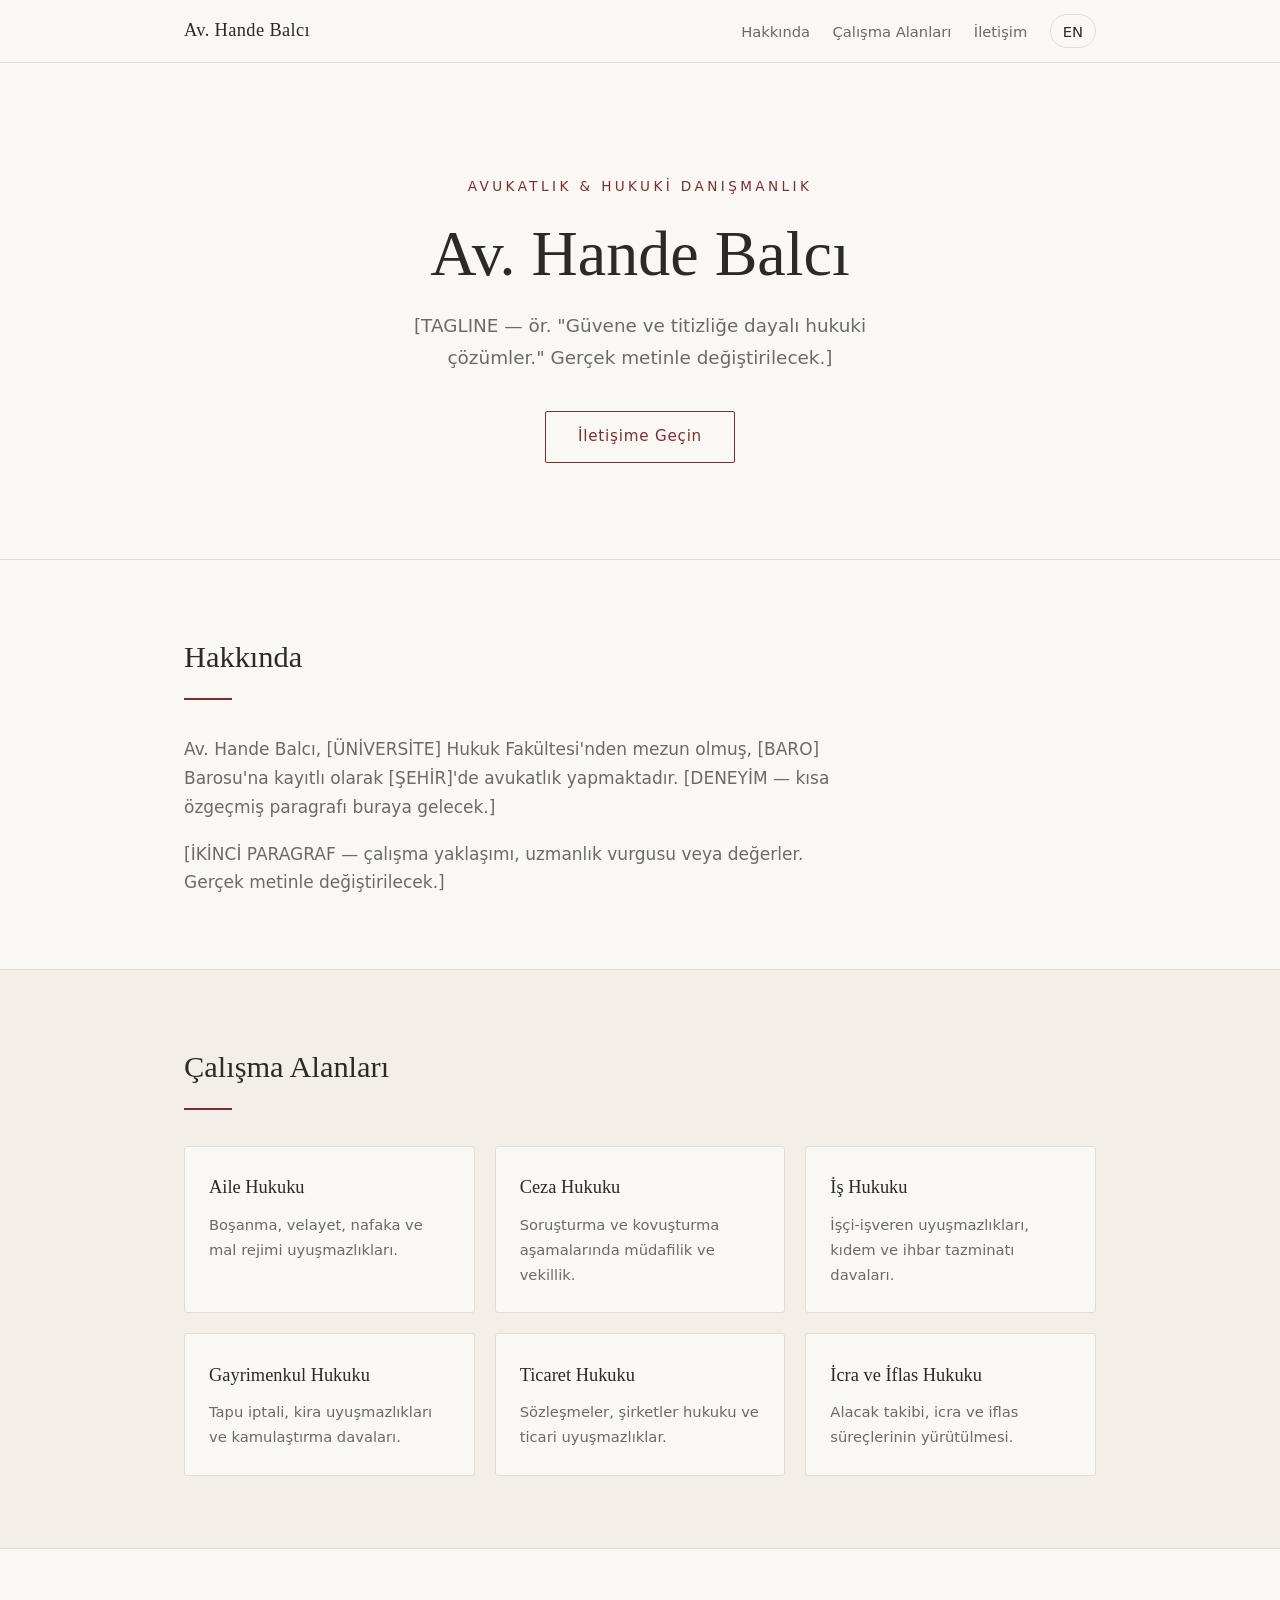
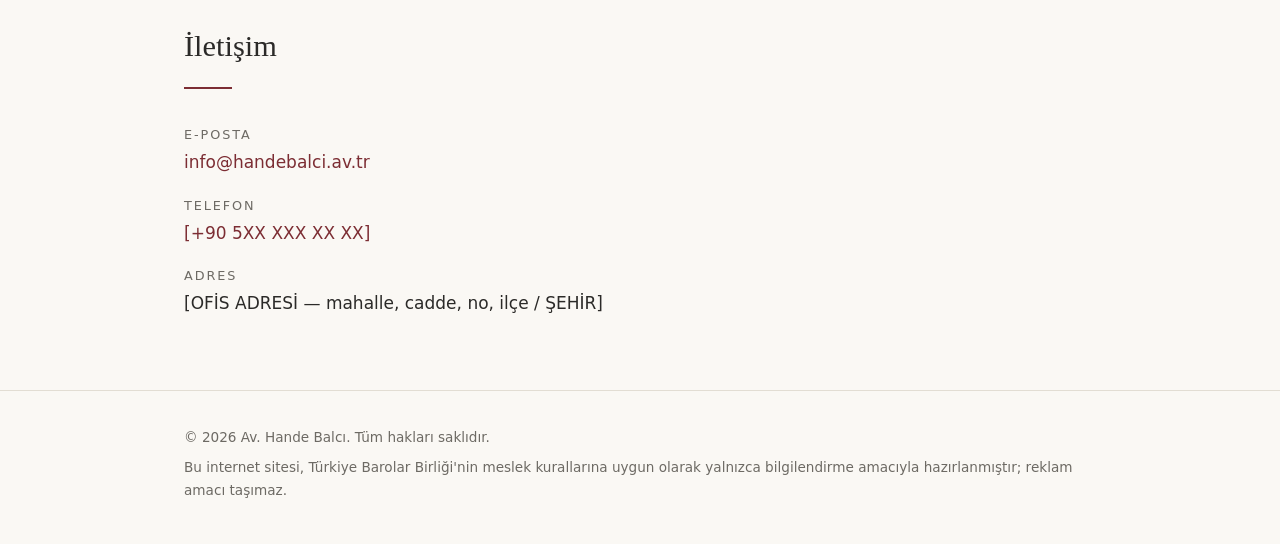
<file: index.html>
<!DOCTYPE html>
<html lang="tr">
<head>
  <meta charset="UTF-8">
  <meta name="viewport" content="width=device-width, initial-scale=1.0">
  <title>Av. Hande Balcı — Avukat</title>
  <meta name="description" content="Av. Hande Balcı — [ŞEHİR] merkezli avukatlık ve hukuki danışmanlık.">
  <link rel="alternate" hreflang="tr" href="https://handebalci.av.tr/">
  <link rel="alternate" hreflang="en" href="https://handebalci.av.tr/en/">
  <link rel="alternate" hreflang="x-default" href="https://handebalci.av.tr/">
  <link rel="stylesheet" href="assets/style.css">
</head>
<body>
  <header class="site-header">
    <div class="container">
      <a class="brand" href="#">Av. Hande Balcı</a>
      <nav class="site-nav">
        <a href="#hakkinda">Hakkında</a>
        <a href="#calisma-alanlari">Çalışma Alanları</a>
        <a href="#iletisim">İletişim</a>
        <a class="lang-switch" href="en/" lang="en" hreflang="en">EN</a>
      </nav>
    </div>
  </header>

  <main>
    <section class="hero">
      <div class="container">
        <p class="kicker">Avukatlık &amp; Hukuki Danışmanlık</p>
        <h1>Av. Hande Balcı</h1>
        <p class="tagline">[TAGLINE — ör. "Güvene ve titizliğe dayalı hukuki çözümler." Gerçek metinle değiştirilecek.]</p>
        <a class="cta" href="#iletisim">İletişime Geçin</a>
      </div>
    </section>

    <section class="about" id="hakkinda">
      <div class="container">
        <h2 class="section-title">Hakkında</h2>
        <p>Av. Hande Balcı, [ÜNİVERSİTE] Hukuk Fakültesi'nden mezun olmuş, [BARO] Barosu'na kayıtlı olarak [ŞEHİR]'de avukatlık yapmaktadır. [DENEYİM — kısa özgeçmiş paragrafı buraya gelecek.]</p>
        <p>[İKİNCİ PARAGRAF — çalışma yaklaşımı, uzmanlık vurgusu veya değerler. Gerçek metinle değiştirilecek.]</p>
      </div>
    </section>

    <section class="areas" id="calisma-alanlari">
      <div class="container">
        <h2 class="section-title">Çalışma Alanları</h2>
        <div class="area-grid">
          <div class="area-card">
            <h3>Aile Hukuku</h3>
            <p>Boşanma, velayet, nafaka ve mal rejimi uyuşmazlıkları.</p>
          </div>
          <div class="area-card">
            <h3>Ceza Hukuku</h3>
            <p>Soruşturma ve kovuşturma aşamalarında müdafilik ve vekillik.</p>
          </div>
          <div class="area-card">
            <h3>İş Hukuku</h3>
            <p>İşçi-işveren uyuşmazlıkları, kıdem ve ihbar tazminatı davaları.</p>
          </div>
          <div class="area-card">
            <h3>Gayrimenkul Hukuku</h3>
            <p>Tapu iptali, kira uyuşmazlıkları ve kamulaştırma davaları.</p>
          </div>
          <div class="area-card">
            <h3>Ticaret Hukuku</h3>
            <p>Sözleşmeler, şirketler hukuku ve ticari uyuşmazlıklar.</p>
          </div>
          <div class="area-card">
            <h3>İcra ve İflas Hukuku</h3>
            <p>Alacak takibi, icra ve iflas süreçlerinin yürütülmesi.</p>
          </div>
        </div>
      </div>
    </section>

    <section class="contact" id="iletisim">
      <div class="container">
        <h2 class="section-title">İletişim</h2>
        <ul class="contact-list">
          <li>
            <span class="label">E-posta</span>
            <a href="mailto:info@handebalci.av.tr">info@handebalci.av.tr</a>
          </li>
          <li>
            <span class="label">Telefon</span>
            <a href="tel:+905000000000">[+90 5XX XXX XX XX]</a>
          </li>
          <li>
            <span class="label">Adres</span>
            [OFİS ADRESİ — mahalle, cadde, no, ilçe / ŞEHİR]
          </li>
        </ul>
      </div>
    </section>
  </main>

  <footer class="site-footer">
    <div class="container">
      <p>© 2026 Av. Hande Balcı. Tüm hakları saklıdır.</p>
      <p>Bu internet sitesi, Türkiye Barolar Birliği'nin meslek kurallarına uygun olarak yalnızca bilgilendirme amacıyla hazırlanmıştır; reklam amacı taşımaz.</p>
    </div>
  </footer>
</body>
</html>
</file>
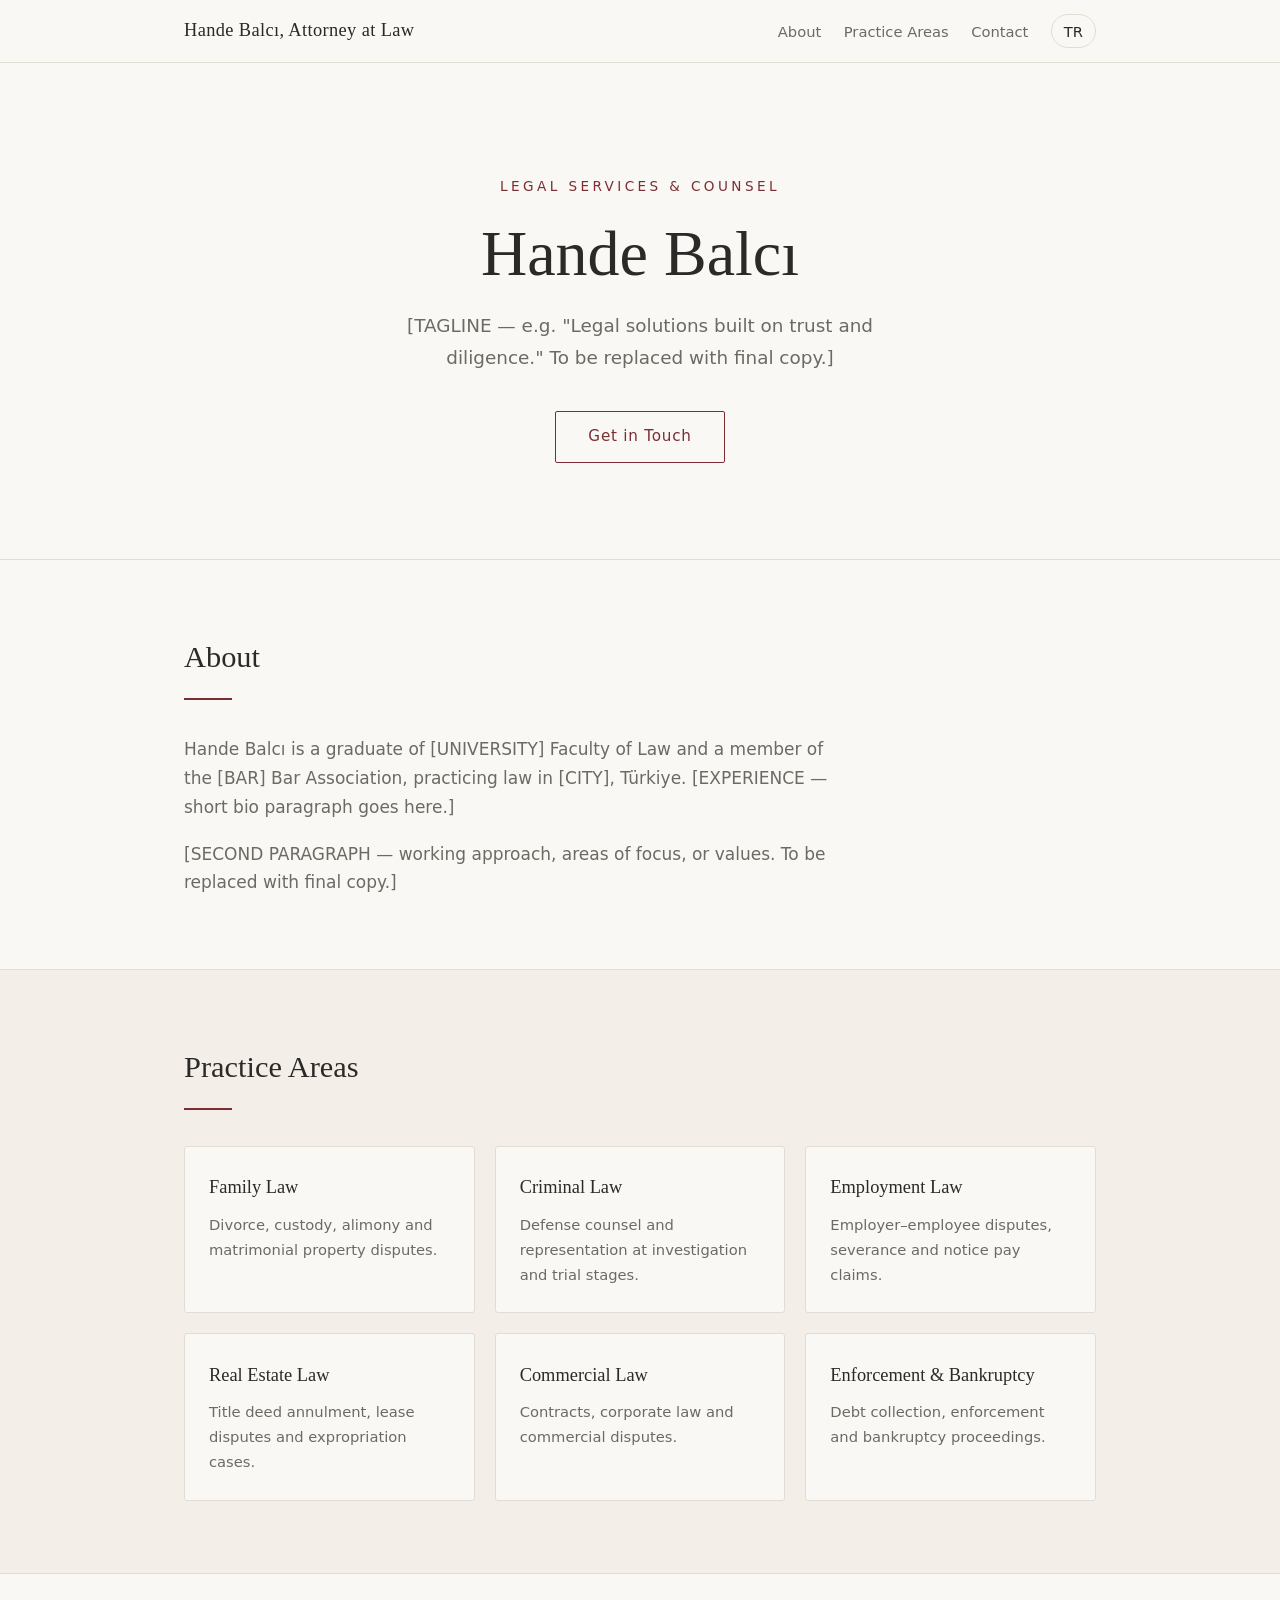
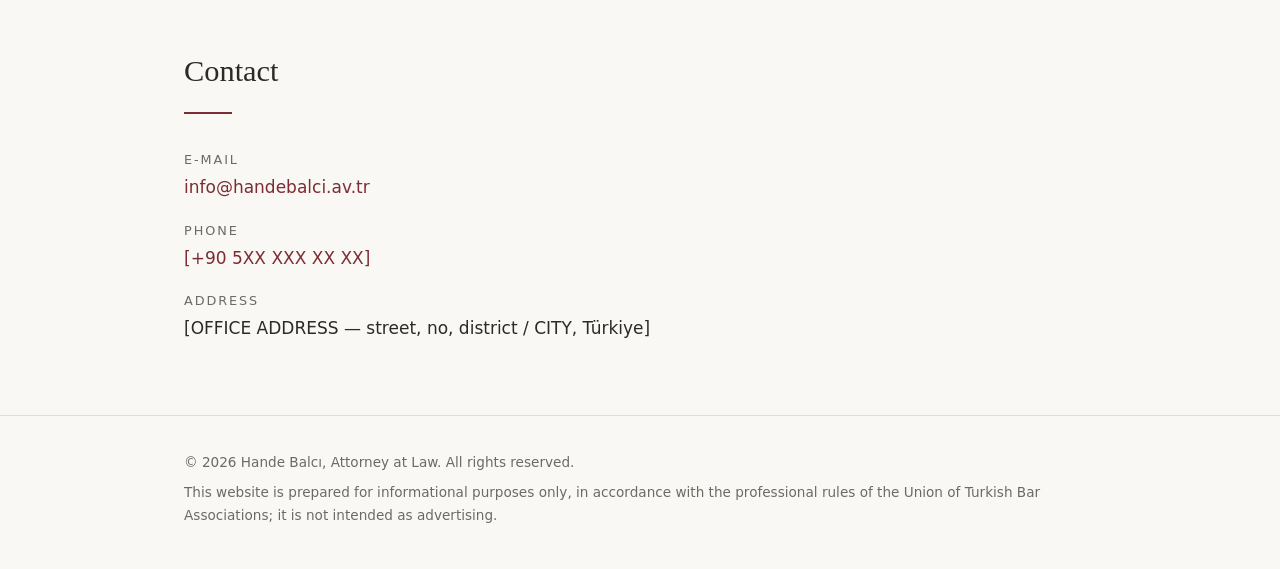
<file: en/index.html>
<!DOCTYPE html>
<html lang="en">
<head>
  <meta charset="UTF-8">
  <meta name="viewport" content="width=device-width, initial-scale=1.0">
  <title>Hande Balcı — Attorney at Law</title>
  <meta name="description" content="Hande Balcı, Attorney at Law — legal services and counsel based in [CITY], Türkiye.">
  <link rel="alternate" hreflang="tr" href="https://handebalci.av.tr/">
  <link rel="alternate" hreflang="en" href="https://handebalci.av.tr/en/">
  <link rel="alternate" hreflang="x-default" href="https://handebalci.av.tr/">
  <link rel="stylesheet" href="../assets/style.css">
</head>
<body>
  <header class="site-header">
    <div class="container">
      <a class="brand" href="#">Hande Balcı, Attorney at Law</a>
      <nav class="site-nav">
        <a href="#about">About</a>
        <a href="#practice-areas">Practice Areas</a>
        <a href="#contact">Contact</a>
        <a class="lang-switch" href="../" lang="tr" hreflang="tr">TR</a>
      </nav>
    </div>
  </header>

  <main>
    <section class="hero">
      <div class="container">
        <p class="kicker">Legal Services &amp; Counsel</p>
        <h1>Hande Balcı</h1>
        <p class="tagline">[TAGLINE — e.g. "Legal solutions built on trust and diligence." To be replaced with final copy.]</p>
        <a class="cta" href="#contact">Get in Touch</a>
      </div>
    </section>

    <section class="about" id="about">
      <div class="container">
        <h2 class="section-title">About</h2>
        <p>Hande Balcı is a graduate of [UNIVERSITY] Faculty of Law and a member of the [BAR] Bar Association, practicing law in [CITY], Türkiye. [EXPERIENCE — short bio paragraph goes here.]</p>
        <p>[SECOND PARAGRAPH — working approach, areas of focus, or values. To be replaced with final copy.]</p>
      </div>
    </section>

    <section class="areas" id="practice-areas">
      <div class="container">
        <h2 class="section-title">Practice Areas</h2>
        <div class="area-grid">
          <div class="area-card">
            <h3>Family Law</h3>
            <p>Divorce, custody, alimony and matrimonial property disputes.</p>
          </div>
          <div class="area-card">
            <h3>Criminal Law</h3>
            <p>Defense counsel and representation at investigation and trial stages.</p>
          </div>
          <div class="area-card">
            <h3>Employment Law</h3>
            <p>Employer–employee disputes, severance and notice pay claims.</p>
          </div>
          <div class="area-card">
            <h3>Real Estate Law</h3>
            <p>Title deed annulment, lease disputes and expropriation cases.</p>
          </div>
          <div class="area-card">
            <h3>Commercial Law</h3>
            <p>Contracts, corporate law and commercial disputes.</p>
          </div>
          <div class="area-card">
            <h3>Enforcement &amp; Bankruptcy</h3>
            <p>Debt collection, enforcement and bankruptcy proceedings.</p>
          </div>
        </div>
      </div>
    </section>

    <section class="contact" id="contact">
      <div class="container">
        <h2 class="section-title">Contact</h2>
        <ul class="contact-list">
          <li>
            <span class="label">E-mail</span>
            <a href="mailto:info@handebalci.av.tr">info@handebalci.av.tr</a>
          </li>
          <li>
            <span class="label">Phone</span>
            <a href="tel:+905000000000">[+90 5XX XXX XX XX]</a>
          </li>
          <li>
            <span class="label">Address</span>
            [OFFICE ADDRESS — street, no, district / CITY, Türkiye]
          </li>
        </ul>
      </div>
    </section>
  </main>

  <footer class="site-footer">
    <div class="container">
      <p>© 2026 Hande Balcı, Attorney at Law. All rights reserved.</p>
      <p>This website is prepared for informational purposes only, in accordance with the professional rules of the Union of Turkish Bar Associations; it is not intended as advertising.</p>
    </div>
  </footer>
</body>
</html>
</file>
<file: assets/style.css>
/* handebalci-web — single shared stylesheet. No external requests, no JS. */

:root {
  --bg: #faf8f4;
  --bg-alt: #f3efe8;
  --text: #2b2a28;
  --text-muted: #6d6a64;
  --accent: #7c2d33;
  --accent-soft: #a05a5f;
  --rule: #e2ddd3;
  --serif: "Iowan Old Style", "Palatino Linotype", Palatino, Georgia, serif;
  --sans: system-ui, -apple-system, "Segoe UI", Roboto, sans-serif;
}

* {
  margin: 0;
  padding: 0;
  box-sizing: border-box;
}

html {
  scroll-behavior: smooth;
}

body {
  background: var(--bg);
  color: var(--text);
  font-family: var(--sans);
  font-size: 1.0625rem;
  line-height: 1.7;
  -webkit-font-smoothing: antialiased;
}

.container {
  max-width: 60rem;
  margin: 0 auto;
  padding: 0 1.5rem;
}

/* Header */

.site-header {
  position: sticky;
  top: 0;
  background: rgba(250, 248, 244, 0.92);
  backdrop-filter: blur(6px);
  border-bottom: 1px solid var(--rule);
  z-index: 10;
}

.site-header .container {
  display: flex;
  align-items: center;
  justify-content: space-between;
  gap: 1rem;
  padding-top: 0.9rem;
  padding-bottom: 0.9rem;
}

.brand {
  font-family: var(--serif);
  font-size: 1.15rem;
  letter-spacing: 0.02em;
  color: var(--text);
  text-decoration: none;
  white-space: nowrap;
}

.site-nav {
  display: flex;
  align-items: center;
  gap: 1.4rem;
}

.site-nav a {
  color: var(--text-muted);
  text-decoration: none;
  font-size: 0.92rem;
  transition: color 0.2s ease;
}

.site-nav a:hover {
  color: var(--accent);
}

.lang-switch {
  border: 1px solid var(--rule);
  border-radius: 999px;
  padding: 0.2rem 0.75rem;
  font-size: 0.85rem;
  color: var(--text) !important;
}

.lang-switch:hover {
  border-color: var(--accent);
}

/* Hero */

.hero {
  padding: 7rem 0 6rem;
  text-align: center;
}

.hero .kicker {
  font-size: 0.85rem;
  text-transform: uppercase;
  letter-spacing: 0.25em;
  color: var(--accent);
  margin-bottom: 1.2rem;
}

.hero h1 {
  font-family: var(--serif);
  font-weight: 500;
  font-size: clamp(2.4rem, 6vw, 4rem);
  line-height: 1.15;
  margin-bottom: 1.2rem;
}

.hero .tagline {
  max-width: 34rem;
  margin: 0 auto;
  color: var(--text-muted);
  font-size: 1.15rem;
}

.hero .cta {
  display: inline-block;
  margin-top: 2.4rem;
  padding: 0.75rem 2rem;
  border: 1px solid var(--accent);
  border-radius: 2px;
  color: var(--accent);
  text-decoration: none;
  font-size: 0.95rem;
  letter-spacing: 0.05em;
  transition: background 0.2s ease, color 0.2s ease;
}

.hero .cta:hover {
  background: var(--accent);
  color: var(--bg);
}

/* Sections */

section {
  padding: 4.5rem 0;
}

section + section {
  border-top: 1px solid var(--rule);
}

.section-title {
  font-family: var(--serif);
  font-weight: 500;
  font-size: 1.9rem;
  margin-bottom: 2.2rem;
}

.section-title::after {
  content: "";
  display: block;
  width: 3rem;
  height: 2px;
  background: var(--accent);
  margin-top: 0.9rem;
}

/* About */

.about p {
  max-width: 42rem;
  color: var(--text-muted);
}

.about p + p {
  margin-top: 1.1rem;
}

/* Practice areas */

.areas {
  background: var(--bg-alt);
}

.area-grid {
  display: grid;
  grid-template-columns: repeat(auto-fit, minmax(15rem, 1fr));
  gap: 1.25rem;
}

.area-card {
  background: var(--bg);
  border: 1px solid var(--rule);
  border-radius: 3px;
  padding: 1.6rem 1.5rem;
  transition: border-color 0.2s ease, transform 0.2s ease;
}

.area-card:hover {
  border-color: var(--accent-soft);
  transform: translateY(-2px);
}

.area-card h3 {
  font-family: var(--serif);
  font-weight: 500;
  font-size: 1.15rem;
  margin-bottom: 0.5rem;
}

.area-card p {
  font-size: 0.92rem;
  color: var(--text-muted);
}

/* Contact */

.contact-list {
  list-style: none;
  display: grid;
  gap: 1.1rem;
  max-width: 30rem;
}

.contact-list .label {
  display: block;
  font-size: 0.8rem;
  text-transform: uppercase;
  letter-spacing: 0.15em;
  color: var(--text-muted);
  margin-bottom: 0.15rem;
}

.contact-list a {
  color: var(--accent);
  text-decoration: none;
}

.contact-list a:hover {
  text-decoration: underline;
}

/* Footer */

.site-footer {
  border-top: 1px solid var(--rule);
  padding: 2.2rem 0 2.6rem;
  font-size: 0.85rem;
  color: var(--text-muted);
}

.site-footer p + p {
  margin-top: 0.4rem;
}

/* Responsive */

@media (max-width: 40rem) {
  .hero {
    padding: 4.5rem 0 4rem;
  }

  .site-nav a:not(.lang-switch) {
    display: none;
  }

  section {
    padding: 3.2rem 0;
  }
}
</file>
